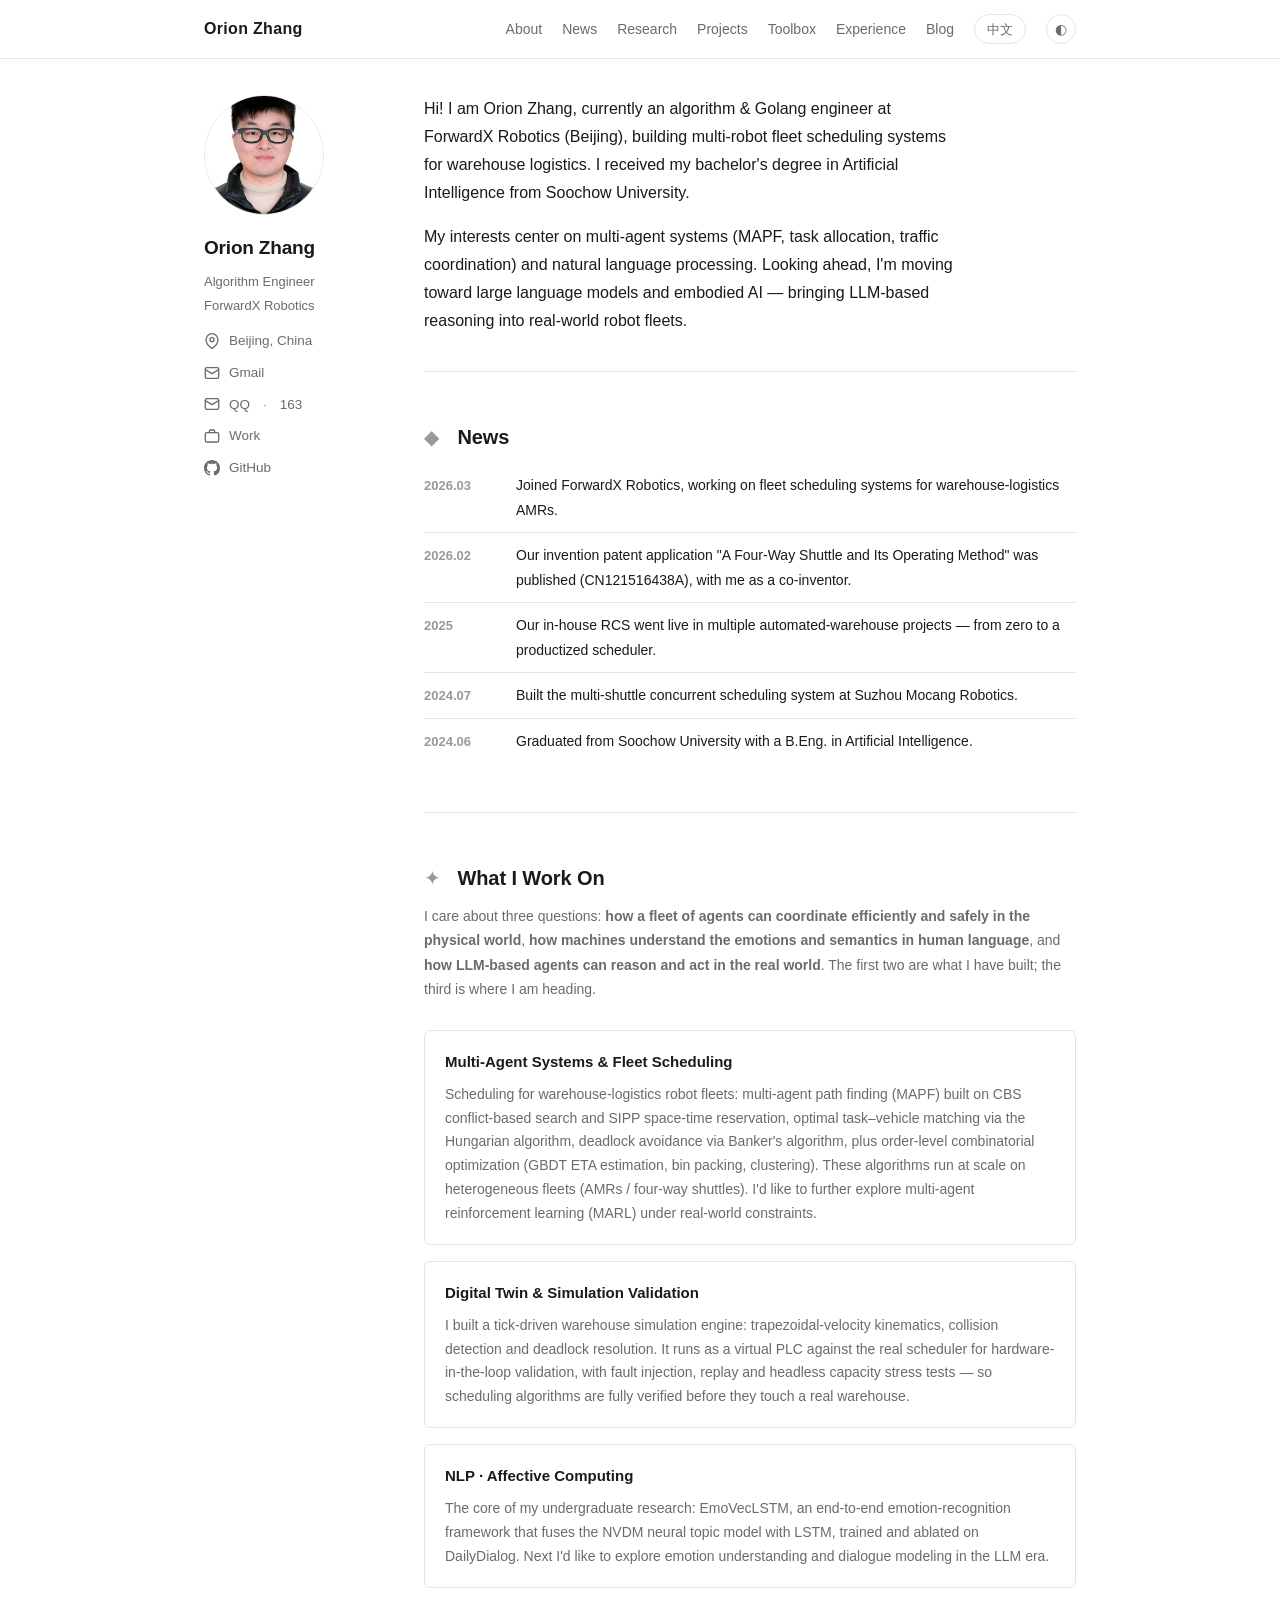
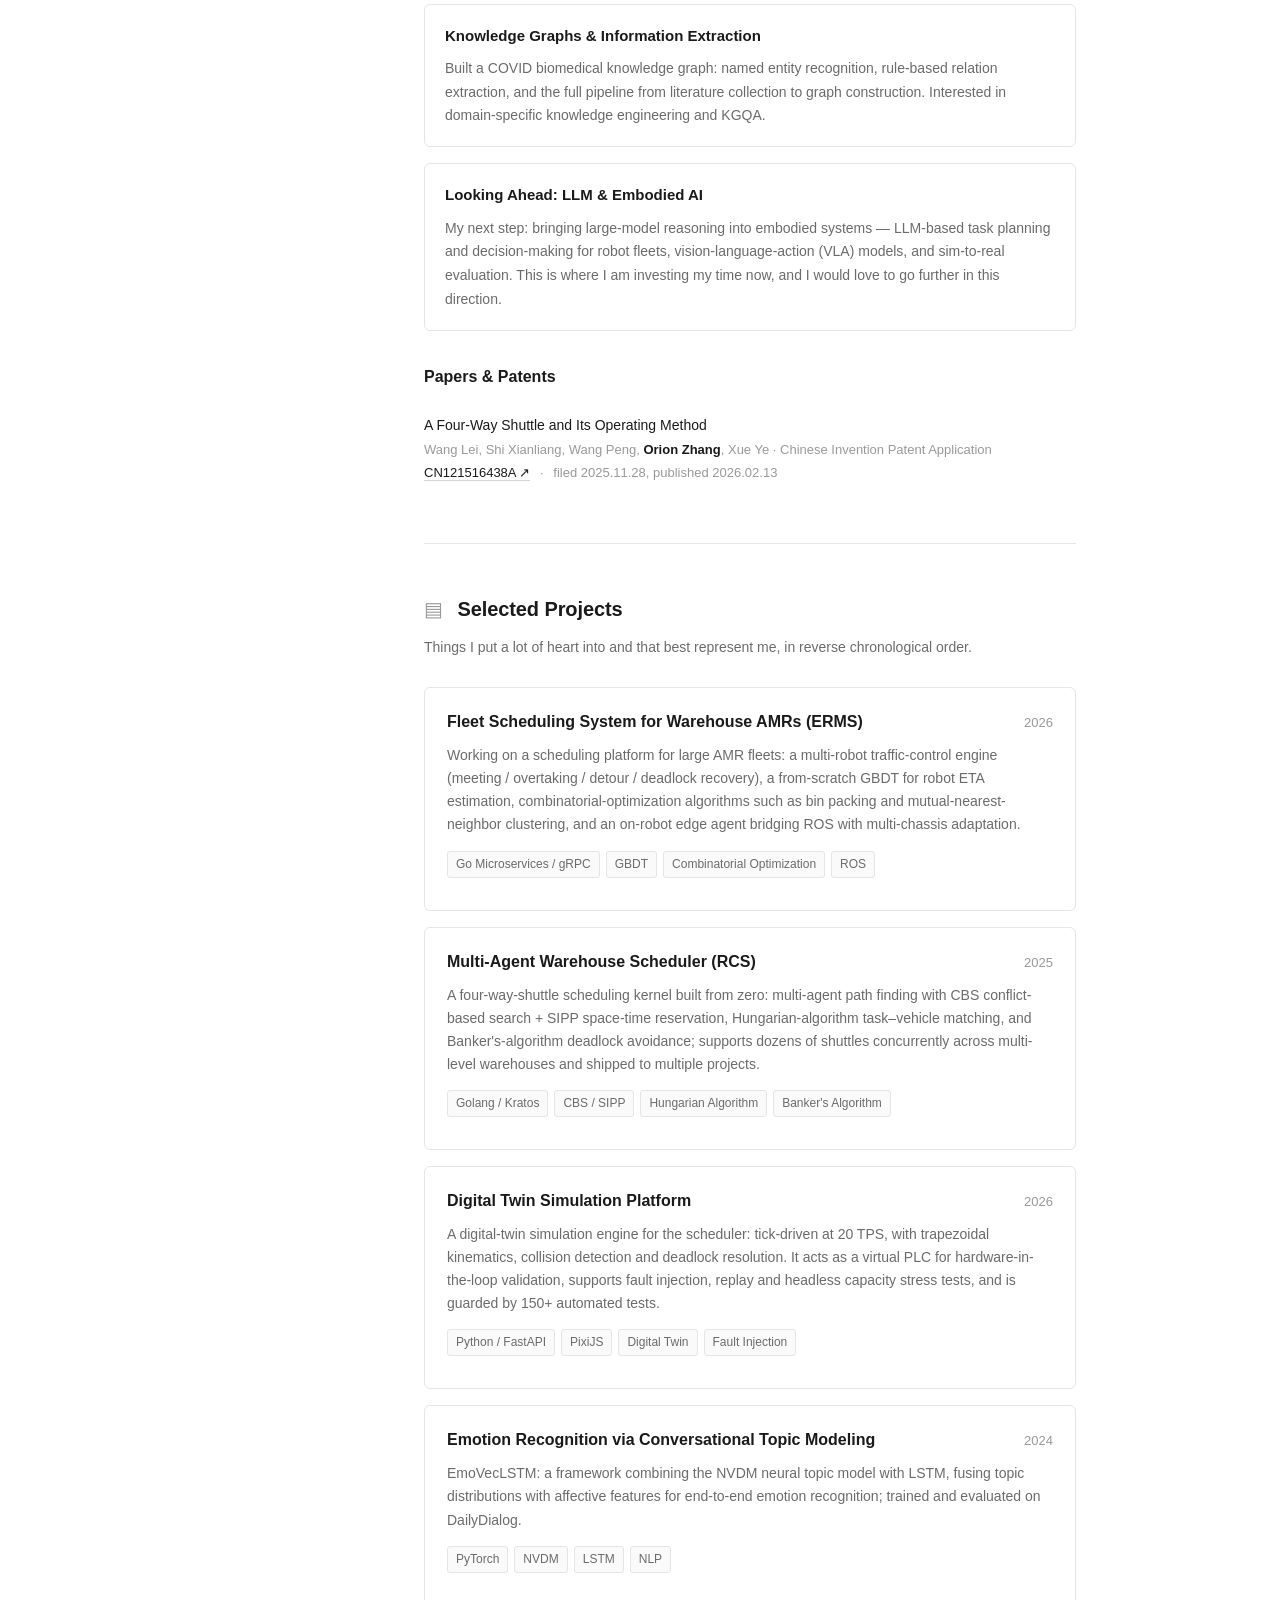
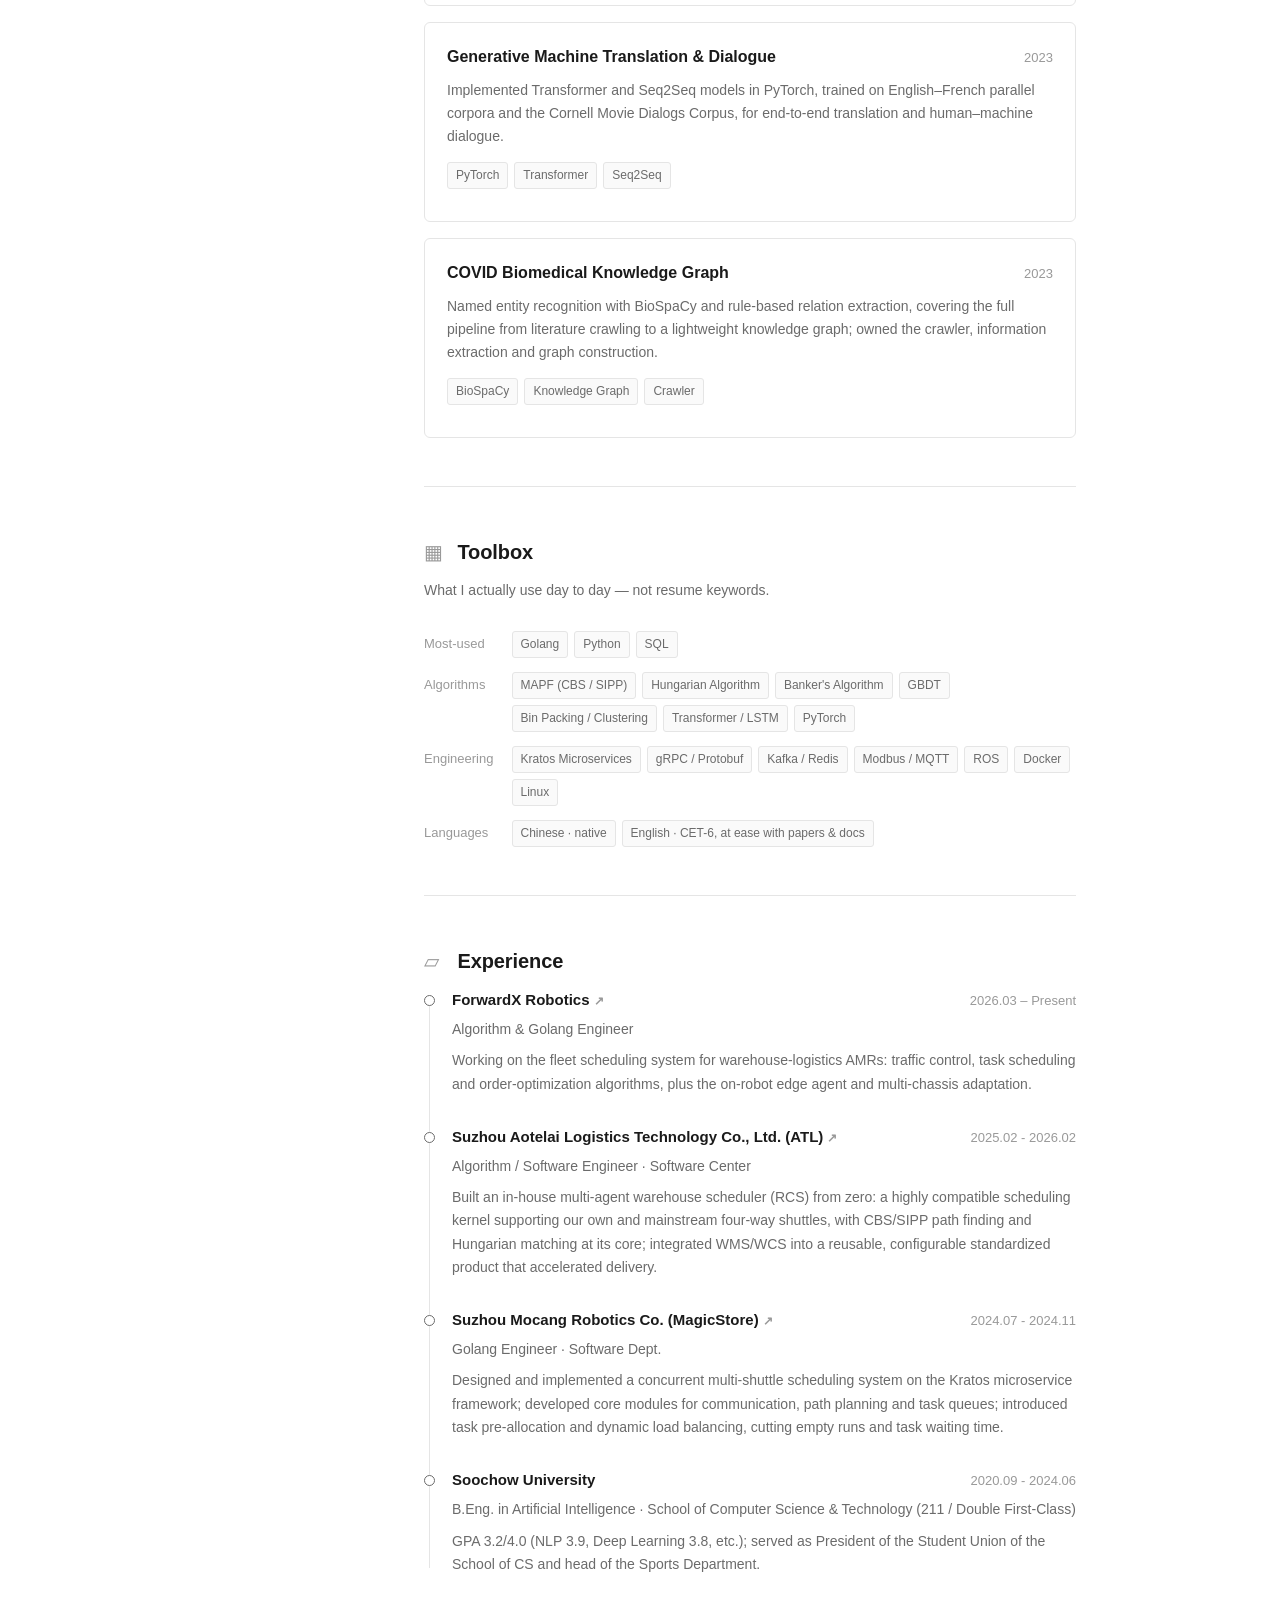
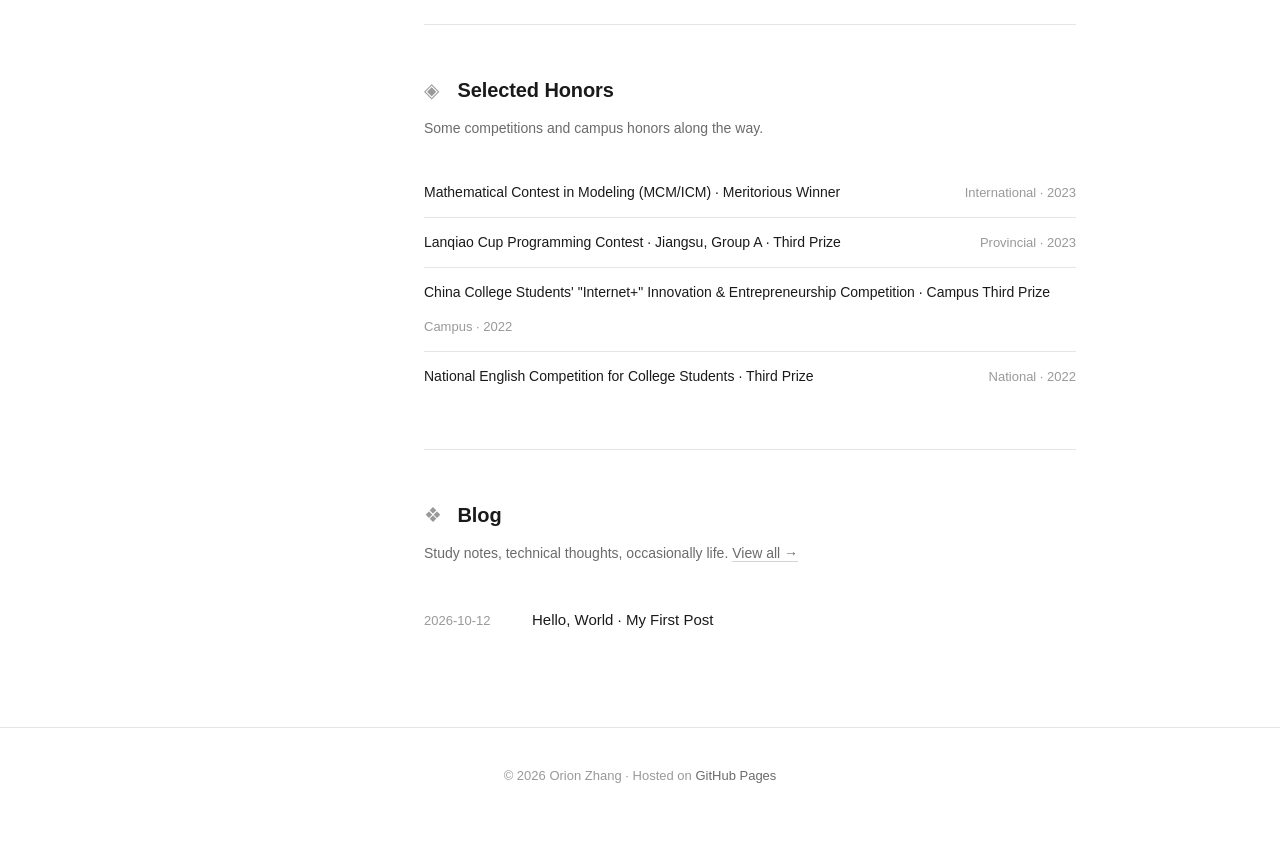
<file: index.html>
<!DOCTYPE html>
<html lang="en">
<head>
  <meta charset="UTF-8" />
  <meta name="viewport" content="width=device-width, initial-scale=1.0" />
  <title>Orion Zhang · Homepage</title>
  <meta name="description" content="Orion Zhang - Algorithm engineer focusing on multi-agent path finding and robot fleet scheduling (MAPF / CBS / SIPP), with interests in NLP" />
  <link rel="stylesheet" href="styles.css" />
  <link rel="icon" href="assets/favicon.svg" type="image/svg+xml" />
</head>
<body>
  <!-- 顶部导航 -->
  <header class="nav">
    <div class="nav-inner">
      <a href="#top" class="nav-logo" data-i18n="nav.logo">Orion Zhang</a>
      <nav class="nav-links">
        <a href="#about" data-i18n="nav.about">About</a>
        <a href="#news" data-i18n="nav.news">News</a>
        <a href="#research" data-i18n="nav.research">Research</a>
        <a href="#projects" data-i18n="nav.projects">Projects</a>
        <a href="#toolbox" data-i18n="nav.toolbox">Toolbox</a>
        <a href="#timeline" data-i18n="nav.timeline">Experience</a>
        <a href="#blog" data-i18n="nav.blog">Blog</a>
        <button id="lang-toggle" class="lang-toggle" aria-label="Switch language">中文</button>
        <button id="theme-toggle" class="theme-toggle" aria-label="Toggle theme">◐</button>
      </nav>
    </div>
  </header>

  <main id="top" class="container container-wide">
    <div class="layout">

      <!-- ========== 左侧信息栏 ========== -->
      <aside class="sidebar">
        <div class="side-avatar">
          <img src="assets/avatar.jpg" alt="Portrait of Orion Zhang" />
        </div>
        <h1 class="side-name" data-i18n="hero.name">Orion Zhang</h1>
        <p class="side-line" data-i18n="side.role">Algorithm Engineer</p>
        <p class="side-line" data-i18n="side.org">ForwardX Robotics</p>
        <ul class="side-links">
          <li>
            <span class="side-icon" aria-hidden="true"><svg viewBox="0 0 24 24" fill="none" stroke="currentColor" stroke-width="2" stroke-linecap="round" stroke-linejoin="round"><path d="M21 10c0 7-9 13-9 13s-9-6-9-13a9 9 0 0 1 18 0z"/><circle cx="12" cy="10" r="3"/></svg></span>
            <span data-i18n="side.loc">Beijing, China</span>
          </li>
          <li>
            <span class="side-icon" aria-hidden="true"><svg viewBox="0 0 24 24" fill="none" stroke="currentColor" stroke-width="2" stroke-linecap="round" stroke-linejoin="round"><rect x="2" y="4" width="20" height="16" rx="2"/><path d="m2 7 10 6 10-6"/></svg></span>
            <a href="mailto:octuposzy@gmail.com" data-i18n="side.mail.gmail">Gmail</a>
          </li>
          <li>
            <span class="side-icon" aria-hidden="true"><svg viewBox="0 0 24 24" fill="none" stroke="currentColor" stroke-width="2" stroke-linecap="round" stroke-linejoin="round"><rect x="2" y="4" width="20" height="16" rx="2"/><path d="m2 7 10 6 10-6"/></svg></span>
            <a href="mailto:1342329788@qq.com" data-i18n="side.mail.qq">QQ</a><span class="side-sep">·</span><a href="mailto:zy_master1024@163.com" data-i18n="side.mail.163">163</a>
          </li>
          <li>
            <span class="side-icon" aria-hidden="true"><svg viewBox="0 0 24 24" fill="none" stroke="currentColor" stroke-width="2" stroke-linecap="round" stroke-linejoin="round"><rect x="2" y="7" width="20" height="14" rx="2"/><path d="M16 7V5a2 2 0 0 0-2-2h-4a2 2 0 0 0-2 2v2"/></svg></span>
            <a href="mailto:zhangyu@forwardx.com" data-i18n="side.mail.work">Work</a>
          </li>
          <li>
            <span class="side-icon" aria-hidden="true"><svg viewBox="0 0 16 16" fill="currentColor"><path d="M8 0C3.58 0 0 3.58 0 8c0 3.54 2.29 6.53 5.47 7.59.4.07.55-.17.55-.38 0-.19-.01-.82-.01-1.49-2.01.37-2.53-.49-2.69-.94-.09-.23-.48-.94-.82-1.13-.28-.15-.68-.52-.01-.53.63-.01 1.08.58 1.23.82.72 1.21 1.87.87 2.33.66.07-.52.28-.87.51-1.07-1.78-.2-3.64-.89-3.64-3.95 0-.87.31-1.59.82-2.15-.08-.2-.36-1.02.08-2.12 0 0 .67-.21 2.2.82.64-.18 1.32-.27 2-.27s1.36.09 2 .27c1.53-1.04 2.2-.82 2.2-.82.44 1.1.16 1.92.08 2.12.51.56.82 1.27.82 2.15 0 3.07-1.87 3.75-3.65 3.95.29.25.54.73.54 1.48 0 1.07-.01 1.93-.01 2.2 0 .21.15.46.55.38A8.01 8.01 0 0 0 16 8c0-4.42-3.58-8-8-8z"/></svg></span>
            <a href="https://github.com/orionzhang-ai" target="_blank" rel="noopener">GitHub</a>
          </li>
          <!-- 如有 Google Scholar / LinkedIn / 简历 PDF，复制一个 <li> 改链接即可，图标 SVG 可参考：
          <li>
            <span class="side-icon" aria-hidden="true"><svg viewBox="0 0 24 24" fill="none" stroke="currentColor" stroke-width="2" stroke-linecap="round" stroke-linejoin="round"><path d="M22 10 12 5 2 10l10 5 10-5z"/><path d="M6 12v5c0 1.7 2.7 3 6 3s6-1.3 6-3v-5"/></svg></span>
            <a href="#">Google Scholar</a>
          </li>
          -->
        </ul>
      </aside>

      <!-- ========== 右侧内容区 ========== -->
      <div class="content">

        <!-- 自我介绍 -->
        <div class="bio" id="about">
          <p class="hero-bio" data-i18n="hero.bio1">
            Hi! I am Orion Zhang, currently an algorithm &amp; Golang engineer at ForwardX Robotics (Beijing),
            building multi-robot fleet scheduling systems for warehouse logistics.
            I received my bachelor's degree in Artificial Intelligence from Soochow University.
          </p>
          <p class="hero-bio" data-i18n="hero.bio2">
            My interests center on multi-agent systems (MAPF, task allocation, traffic coordination)
            and natural language processing. Looking ahead, I'm moving toward large language models
            and embodied AI — bringing LLM-based reasoning into real-world robot fleets.
          </p>
        </div>

    <!-- ========== 1.5 近况 ========== -->
    <section class="section" id="news">
      <h2 class="section-title"><span class="symbol">◆</span> <span data-i18n="news.title">News</span></h2>
      <ul class="news-list">
        <!-- 近况条目模板：复制这一行即可新增，新的事放最上面 -->
        <li class="news-item">
          <span class="news-date">2026.03</span>
          <span class="news-text" data-i18n="news.i1">Joined ForwardX Robotics, working on fleet scheduling systems for warehouse-logistics AMRs.</span>
        </li>
        <li class="news-item">
          <span class="news-date">2026.02</span>
          <span class="news-text" data-i18n="news.i0">Our invention patent application "A Four-Way Shuttle and Its Operating Method" was published (CN121516438A), with me as a co-inventor.</span>
        </li>
        <li class="news-item">
          <span class="news-date">2025</span>
          <span class="news-text" data-i18n="news.i2">Our in-house RCS went live in multiple automated-warehouse projects — from zero to a productized scheduler.</span>
        </li>
        <li class="news-item">
          <span class="news-date">2024.07</span>
          <span class="news-text" data-i18n="news.i3">Built the multi-shuttle concurrent scheduling system at Suzhou Mocang Robotics.</span>
        </li>
        <li class="news-item">
          <span class="news-date">2024.06</span>
          <span class="news-text" data-i18n="news.i4">Graduated from Soochow University with a B.Eng. in Artificial Intelligence.</span>
        </li>
      </ul>
    </section>

    <!-- ========== 2. 研究方向 ========== -->
    <section class="section" id="research">
      <h2 class="section-title"><span class="symbol">✦</span> <span data-i18n="research.title">What I Work On</span></h2>
      <p class="section-desc" data-i18n="research.desc">
        I care about three questions:
        <strong>how a fleet of agents can coordinate efficiently and safely in the physical world</strong>,
        <strong>how machines understand the emotions and semantics in human language</strong>,
        and <strong>how LLM-based agents can reason and act in the real world</strong>.
        The first two are what I have built; the third is where I am heading.
      </p>

      <div class="interest-grid">
        <article class="interest-item">
          <h3 data-i18n="res.a.title">Multi-Agent Systems &amp; Fleet Scheduling</h3>
          <p data-i18n="res.a.desc">
            Scheduling for warehouse-logistics robot fleets: multi-agent path finding (MAPF) built on
            CBS conflict-based search and SIPP space-time reservation, optimal task–vehicle matching
            via the Hungarian algorithm, deadlock avoidance via Banker's algorithm, plus order-level
            combinatorial optimization (GBDT ETA estimation, bin packing, clustering).
            These algorithms run at scale on heterogeneous fleets (AMRs / four-way shuttles).
            I'd like to further explore multi-agent reinforcement learning (MARL) under real-world constraints.
          </p>
        </article>

        <article class="interest-item">
          <h3 data-i18n="res.b.title">Digital Twin &amp; Simulation Validation</h3>
          <p data-i18n="res.b.desc">
            I built a tick-driven warehouse simulation engine: trapezoidal-velocity kinematics,
            collision detection and deadlock resolution. It runs as a virtual PLC against the real
            scheduler for hardware-in-the-loop validation, with fault injection, replay and headless
            capacity stress tests — so scheduling algorithms are fully verified before they touch a real warehouse.
          </p>
        </article>

        <article class="interest-item">
          <h3 data-i18n="res.c.title">NLP · Affective Computing</h3>
          <p data-i18n="res.c.desc">
            The core of my undergraduate research: EmoVecLSTM, an end-to-end emotion-recognition
            framework that fuses the NVDM neural topic model with LSTM, trained and ablated on DailyDialog.
            Next I'd like to explore emotion understanding and dialogue modeling in the LLM era.
          </p>
        </article>

        <article class="interest-item">
          <h3 data-i18n="res.d.title">Knowledge Graphs &amp; Information Extraction</h3>
          <p data-i18n="res.d.desc">
            Built a COVID biomedical knowledge graph: named entity recognition, rule-based relation
            extraction, and the full pipeline from literature collection to graph construction.
            Interested in domain-specific knowledge engineering and KGQA.
          </p>
        </article>

        <article class="interest-item">
          <h3 data-i18n="res.e.title">Looking Ahead: LLM &amp; Embodied AI</h3>
          <p data-i18n="res.e.desc">
            My next step: bringing large-model reasoning into embodied systems — LLM-based task
            planning and decision-making for robot fleets, vision-language-action (VLA) models,
            and sim-to-real evaluation. This is where I am investing my time now, and I would
            love to go further in this direction.
          </p>
        </article>
      </div>

      <h3 class="sub-title" data-i18n="pub.title">Papers &amp; Patents</h3>
      <ul class="pub-list">
        <!-- 论文/专利条目模板：复制一个 <li> 即可新增 -->
        <li>
          <span class="pub-title" data-i18n="pub.p1.title">A Four-Way Shuttle and Its Operating Method</span>
          <span class="pub-meta">
            <span data-i18n="pub.p1.meta">Wang Lei, Shi Xianliang, Wang Peng, <strong>Orion Zhang</strong>, Xue Ye · Chinese Invention Patent Application</span>
            <a class="pub-link" href="https://patents.google.com/?q=CN121516438A" target="_blank" rel="noopener" title="Search on Google Patents">CN121516438A ↗</a>
            <span class="pub-sep">·</span>
            <span data-i18n="pub.p1.date">filed 2025.11.28, published 2026.02.13</span>
          </span>
        </li>
      </ul>
    </section>

    <!-- ========== 3. 项目 ========== -->
    <section class="section" id="projects">
      <h2 class="section-title"><span class="symbol">▤</span> <span data-i18n="projects.title">Selected Projects</span></h2>
      <p class="section-desc" data-i18n="projects.desc">Things I put a lot of heart into and that best represent me, in reverse chronological order.</p>

      <div class="project-grid">
        <!-- 项目卡片模板：复制这一块即可新增 -->
        <article class="card">
          <div class="card-header">
            <h3 class="card-title" data-i18n="proj1.title">Fleet Scheduling System for Warehouse AMRs (ERMS)</h3>
            <span class="card-year">2026</span>
          </div>
          <p class="card-desc" data-i18n="proj1.desc">
            Working on a scheduling platform for large AMR fleets: a multi-robot traffic-control
            engine (meeting / overtaking / detour / deadlock recovery), a from-scratch GBDT for
            robot ETA estimation, combinatorial-optimization algorithms such as bin packing and
            mutual-nearest-neighbor clustering, and an on-robot edge agent bridging ROS with multi-chassis adaptation.
          </p>
          <div class="card-tags">
            <span class="tag" data-i18n="proj1.t1">Go Microservices / gRPC</span>
            <span class="tag">GBDT</span>
            <span class="tag" data-i18n="proj1.t3">Combinatorial Optimization</span>
            <span class="tag">ROS</span>
          </div>
        </article>

        <article class="card">
          <div class="card-header">
            <h3 class="card-title" data-i18n="proj2.title">Multi-Agent Warehouse Scheduler (RCS)</h3>
            <span class="card-year">2025</span>
          </div>
          <p class="card-desc" data-i18n="proj2.desc">
            A four-way-shuttle scheduling kernel built from zero: multi-agent path finding with
            CBS conflict-based search + SIPP space-time reservation, Hungarian-algorithm task–vehicle
            matching, and Banker's-algorithm deadlock avoidance; supports dozens of shuttles
            concurrently across multi-level warehouses and shipped to multiple projects.
          </p>
          <div class="card-tags">
            <span class="tag">Golang / Kratos</span>
            <span class="tag">CBS / SIPP</span>
            <span class="tag" data-i18n="proj2.t3">Hungarian Algorithm</span>
            <span class="tag" data-i18n="proj2.t4">Banker's Algorithm</span>
          </div>
        </article>

        <article class="card">
          <div class="card-header">
            <h3 class="card-title" data-i18n="proj3.title">Digital Twin Simulation Platform</h3>
            <span class="card-year">2026</span>
          </div>
          <p class="card-desc" data-i18n="proj3.desc">
            A digital-twin simulation engine for the scheduler: tick-driven at 20 TPS, with
            trapezoidal kinematics, collision detection and deadlock resolution. It acts as a
            virtual PLC for hardware-in-the-loop validation, supports fault injection, replay and
            headless capacity stress tests, and is guarded by 150+ automated tests.
          </p>
          <div class="card-tags">
            <span class="tag">Python / FastAPI</span>
            <span class="tag">PixiJS</span>
            <span class="tag" data-i18n="proj3.t3">Digital Twin</span>
            <span class="tag" data-i18n="proj3.t4">Fault Injection</span>
          </div>
        </article>

        <article class="card">
          <div class="card-header">
            <h3 class="card-title" data-i18n="proj4.title">Emotion Recognition via Conversational Topic Modeling</h3>
            <span class="card-year">2024</span>
          </div>
          <p class="card-desc" data-i18n="proj4.desc">
            EmoVecLSTM: a framework combining the NVDM neural topic model with LSTM, fusing topic
            distributions with affective features for end-to-end emotion recognition;
            trained and evaluated on DailyDialog.
          </p>
          <div class="card-tags">
            <span class="tag">PyTorch</span>
            <span class="tag">NVDM</span>
            <span class="tag">LSTM</span>
            <span class="tag">NLP</span>
          </div>
        </article>

        <article class="card">
          <div class="card-header">
            <h3 class="card-title" data-i18n="proj5.title">Generative Machine Translation &amp; Dialogue</h3>
            <span class="card-year">2023</span>
          </div>
          <p class="card-desc" data-i18n="proj5.desc">
            Implemented Transformer and Seq2Seq models in PyTorch, trained on English–French
            parallel corpora and the Cornell Movie Dialogs Corpus, for end-to-end translation
            and human–machine dialogue.
          </p>
          <div class="card-tags">
            <span class="tag">PyTorch</span>
            <span class="tag">Transformer</span>
            <span class="tag">Seq2Seq</span>
          </div>
        </article>

        <article class="card">
          <div class="card-header">
            <h3 class="card-title" data-i18n="proj6.title">COVID Biomedical Knowledge Graph</h3>
            <span class="card-year">2023</span>
          </div>
          <p class="card-desc" data-i18n="proj6.desc">
            Named entity recognition with BioSpaCy and rule-based relation extraction, covering
            the full pipeline from literature crawling to a lightweight knowledge graph;
            owned the crawler, information extraction and graph construction.
          </p>
          <div class="card-tags">
            <span class="tag">BioSpaCy</span>
            <span class="tag" data-i18n="proj6.t2">Knowledge Graph</span>
            <span class="tag" data-i18n="proj6.t3">Crawler</span>
          </div>
        </article>
      </div>
    </section>

    <!-- ========== 4. 工具箱 ========== -->
    <section class="section" id="toolbox">
      <h2 class="section-title"><span class="symbol">▦</span> <span data-i18n="toolbox.title">Toolbox</span></h2>
      <p class="section-desc" data-i18n="toolbox.desc">What I actually use day to day — not resume keywords.</p>

      <div class="toolbox">
        <div class="tb-row">
          <span class="tb-cat" data-i18n="tb.cat1">Most-used</span>
          <div class="tb-tags">
            <span class="tag">Golang</span>
            <span class="tag">Python</span>
            <span class="tag">SQL</span>
          </div>
        </div>
        <div class="tb-row">
          <span class="tb-cat" data-i18n="tb.cat2">Algorithms</span>
          <div class="tb-tags">
            <span class="tag" data-i18n="tb.a1">MAPF (CBS / SIPP)</span>
            <span class="tag" data-i18n="tb.a2">Hungarian Algorithm</span>
            <span class="tag" data-i18n="tb.a3">Banker's Algorithm</span>
            <span class="tag">GBDT</span>
            <span class="tag" data-i18n="tb.a5">Bin Packing / Clustering</span>
            <span class="tag">Transformer / LSTM</span>
            <span class="tag">PyTorch</span>
          </div>
        </div>
        <div class="tb-row">
          <span class="tb-cat" data-i18n="tb.cat3">Engineering</span>
          <div class="tb-tags">
            <span class="tag" data-i18n="tb.e1">Kratos Microservices</span>
            <span class="tag">gRPC / Protobuf</span>
            <span class="tag">Kafka / Redis</span>
            <span class="tag">Modbus / MQTT</span>
            <span class="tag">ROS</span>
            <span class="tag">Docker</span>
            <span class="tag">Linux</span>
          </div>
        </div>
        <div class="tb-row">
          <span class="tb-cat" data-i18n="tb.cat4">Languages</span>
          <div class="tb-tags">
            <span class="tag" data-i18n="tb.l1">Chinese · native</span>
            <span class="tag" data-i18n="tb.l2">English · CET-6, at ease with papers &amp; docs</span>
          </div>
        </div>
      </div>
    </section>

    <!-- ========== 5. 经历时间线 ========== -->
    <section class="section" id="timeline">
      <h2 class="section-title"><span class="symbol">▱</span> <span data-i18n="timeline.title">Experience</span></h2>

      <ol class="timeline">
        <!-- 时间线条目模板 -->
        <li class="timeline-item">
          <div class="timeline-marker"></div>
          <div class="timeline-content">
            <div class="timeline-header">
              <h3><a class="org-link" href="https://www.lingdongkeji.com/" target="_blank" rel="noopener"><span data-i18n="tl1.org">ForwardX Robotics</span></a></h3>
              <span class="timeline-period" data-i18n="tl1.period">2026.03 – Present</span>
            </div>
            <p class="timeline-role" data-i18n="tl1.role">Algorithm &amp; Golang Engineer</p>
            <p class="timeline-desc" data-i18n="tl1.desc">
              Working on the fleet scheduling system for warehouse-logistics AMRs: traffic control,
              task scheduling and order-optimization algorithms, plus the on-robot edge agent
              and multi-chassis adaptation.
            </p>
          </div>
        </li>

        <li class="timeline-item">
          <div class="timeline-marker"></div>
          <div class="timeline-content">
            <div class="timeline-header">
              <h3><a class="org-link" href="https://www.atl56.cn/" target="_blank" rel="noopener"><span data-i18n="tl2.org">Suzhou Aotelai Logistics Technology Co., Ltd. (ATL)</span></a></h3>
              <span class="timeline-period">2025.02 - 2026.02</span>
            </div>
            <p class="timeline-role" data-i18n="tl2.role">Algorithm / Software Engineer · Software Center</p>
            <p class="timeline-desc" data-i18n="tl2.desc">
              Built an in-house multi-agent warehouse scheduler (RCS) from zero: a highly compatible
              scheduling kernel supporting our own and mainstream four-way shuttles, with CBS/SIPP
              path finding and Hungarian matching at its core; integrated WMS/WCS into a reusable,
              configurable standardized product that accelerated delivery.
            </p>
          </div>
        </li>

        <li class="timeline-item">
          <div class="timeline-marker"></div>
          <div class="timeline-content">
            <div class="timeline-header">
              <h3><a class="org-link" href="https://www.magic-store.com.cn" target="_blank" rel="noopener"><span data-i18n="tl3.org">Suzhou Mocang Robotics Co. (MagicStore)</span></a></h3>
              <span class="timeline-period">2024.07 - 2024.11</span>
            </div>
            <p class="timeline-role" data-i18n="tl3.role">Golang Engineer · Software Dept.</p>
            <p class="timeline-desc" data-i18n="tl3.desc">
              Designed and implemented a concurrent multi-shuttle scheduling system on the Kratos
              microservice framework; developed core modules for communication, path planning and
              task queues; introduced task pre-allocation and dynamic load balancing, cutting empty
              runs and task waiting time.
            </p>
          </div>
        </li>

        <li class="timeline-item">
          <div class="timeline-marker"></div>
          <div class="timeline-content">
            <div class="timeline-header">
              <h3 data-i18n="tl4.org">Soochow University</h3>
              <span class="timeline-period">2020.09 - 2024.06</span>
            </div>
            <p class="timeline-role" data-i18n="tl4.role">B.Eng. in Artificial Intelligence · School of Computer Science &amp; Technology (211 / Double First-Class)</p>
            <p class="timeline-desc" data-i18n="tl4.desc">
              GPA 3.2/4.0 (NLP 3.9, Deep Learning 3.8, etc.); served as President of the Student
              Union of the School of CS and head of the Sports Department.
            </p>
          </div>
        </li>
      </ol>
    </section>

    <!-- ========== 6. 荣誉奖项 ========== -->
    <section class="section" id="awards">
      <h2 class="section-title"><span class="symbol">◈</span> <span data-i18n="awards.title">Selected Honors</span></h2>
      <p class="section-desc" data-i18n="awards.desc">Some competitions and campus honors along the way.</p>

      <ul class="award-list">
        <!-- 奖项条目模板：复制这一行即可新增 -->
        <li class="award-item">
          <span class="award-name" data-i18n="aw1.name">Mathematical Contest in Modeling (MCM/ICM) · Meritorious Winner</span>
          <span class="award-meta" data-i18n="aw1.meta">International · 2023</span>
        </li>
        <li class="award-item">
          <span class="award-name" data-i18n="aw2.name">Lanqiao Cup Programming Contest · Jiangsu, Group A · Third Prize</span>
          <span class="award-meta" data-i18n="aw2.meta">Provincial · 2023</span>
        </li>
        <li class="award-item">
          <span class="award-name" data-i18n="aw3.name">China College Students' "Internet+" Innovation &amp; Entrepreneurship Competition · Campus Third Prize</span>
          <span class="award-meta" data-i18n="aw3.meta">Campus · 2022</span>
        </li>
        <li class="award-item">
          <span class="award-name" data-i18n="aw4.name">National English Competition for College Students · Third Prize</span>
          <span class="award-meta" data-i18n="aw4.meta">National · 2022</span>
        </li>
      </ul>
    </section>

    <!-- ========== 7. 博客文章 ========== -->
    <section class="section" id="blog">
      <h2 class="section-title"><span class="symbol">❖</span> <span data-i18n="blog.title">Blog</span></h2>
      <p class="section-desc" data-i18n="blog.desc">Study notes, technical thoughts, occasionally life. <a href="blog/index.html">View all →</a></p>

      <ul class="post-list">
        <!-- 文章条目模板：复制这一行即可新增 -->
        <li class="post-item">
          <a href="blog/hello-world.html">
            <span class="post-date">2026-10-12</span>
            <span class="post-title" data-i18n="blog.post1">Hello, World · My First Post</span>
          </a>
        </li>
      </ul>
    </section>

      </div><!-- /content -->
    </div><!-- /layout -->
  </main>

  <footer class="footer">
    <div class="container container-wide">
      <p>© <span id="year">2026</span> <span data-i18n="footer.name">Orion Zhang</span> · <span data-i18n="footer.hosted">Hosted on</span> <a href="https://pages.github.com/" target="_blank" rel="noopener">GitHub Pages</a></p>
    </div>
  </footer>

  <script src="script.js"></script>
</body>
</html>
</file>
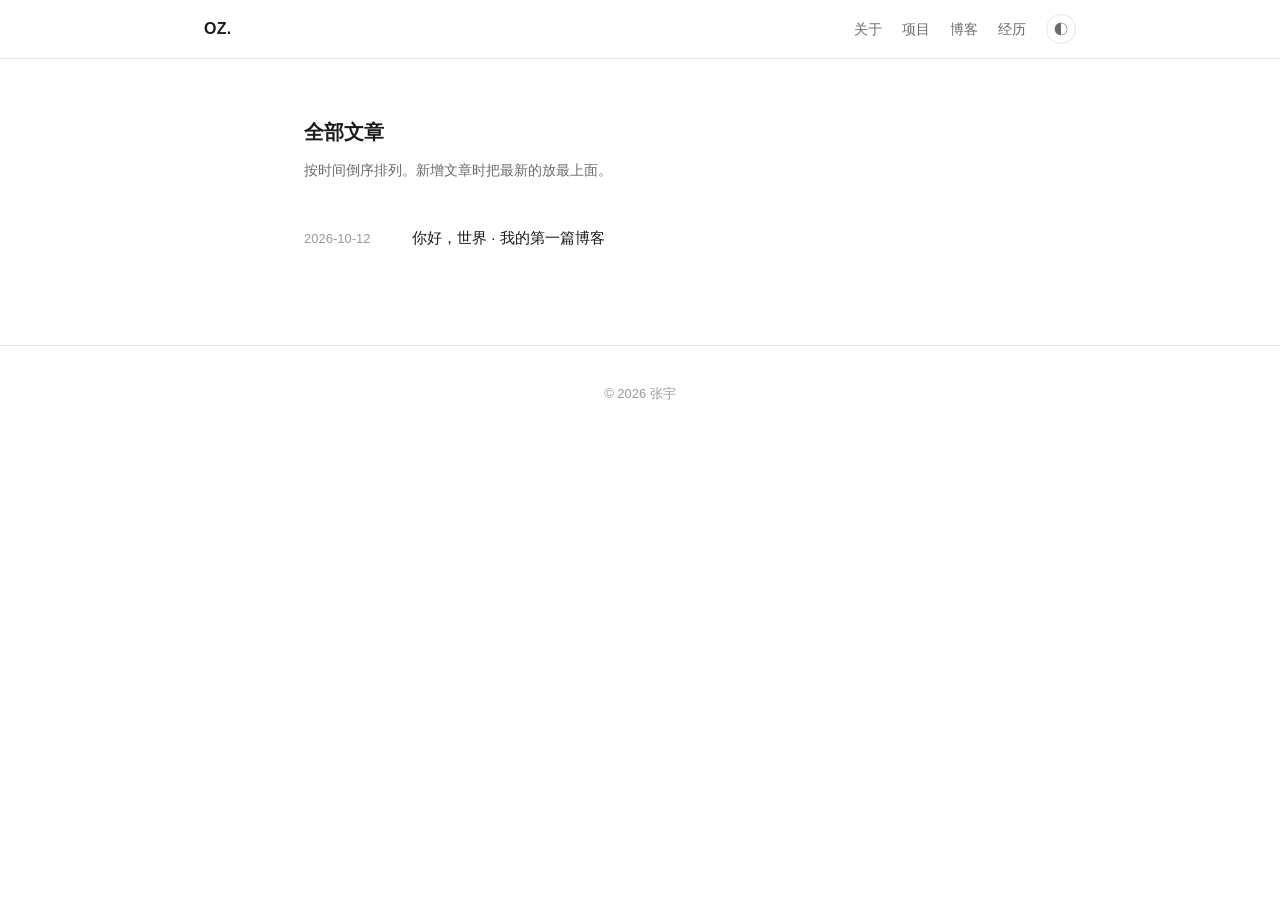
<file: blog/index.html>
<!DOCTYPE html>
<html lang="zh-CN">
<head>
  <meta charset="UTF-8" />
  <meta name="viewport" content="width=device-width, initial-scale=1.0" />
  <title>博客 · 张宇</title>
  <link rel="stylesheet" href="../styles.css" />
  <link rel="icon" href="../assets/favicon.svg" type="image/svg+xml" />
</head>
<body>
  <header class="nav">
    <div class="nav-inner">
      <a href="../index.html" class="nav-logo">OZ.</a>
      <nav class="nav-links">
        <a href="../index.html#about">关于</a>
        <a href="../index.html#projects">项目</a>
        <a href="index.html">博客</a>
        <a href="../index.html#timeline">经历</a>
        <button id="theme-toggle" class="theme-toggle" aria-label="切换主题">◐</button>
      </nav>
    </div>
  </header>

  <main class="container">
    <section class="section" style="border-top:none; padding-top:56px;">
      <h2 class="section-title">全部文章</h2>
      <p class="section-desc">按时间倒序排列。新增文章时把最新的放最上面。</p>

      <ul class="post-list">
        <li class="post-item">
          <a href="hello-world.html">
            <span class="post-date">2026-10-12</span>
            <span class="post-title">你好，世界 · 我的第一篇博客</span>
          </a>
        </li>
        <!-- 复制上面这块 <li> 就能新增一篇 -->
      </ul>
    </section>
  </main>

  <footer class="footer">
    <div class="container">
      <p>© <span id="year">2026</span> 张宇</p>
    </div>
  </footer>

  <script src="../script.js"></script>
</body>
</html>
</file>
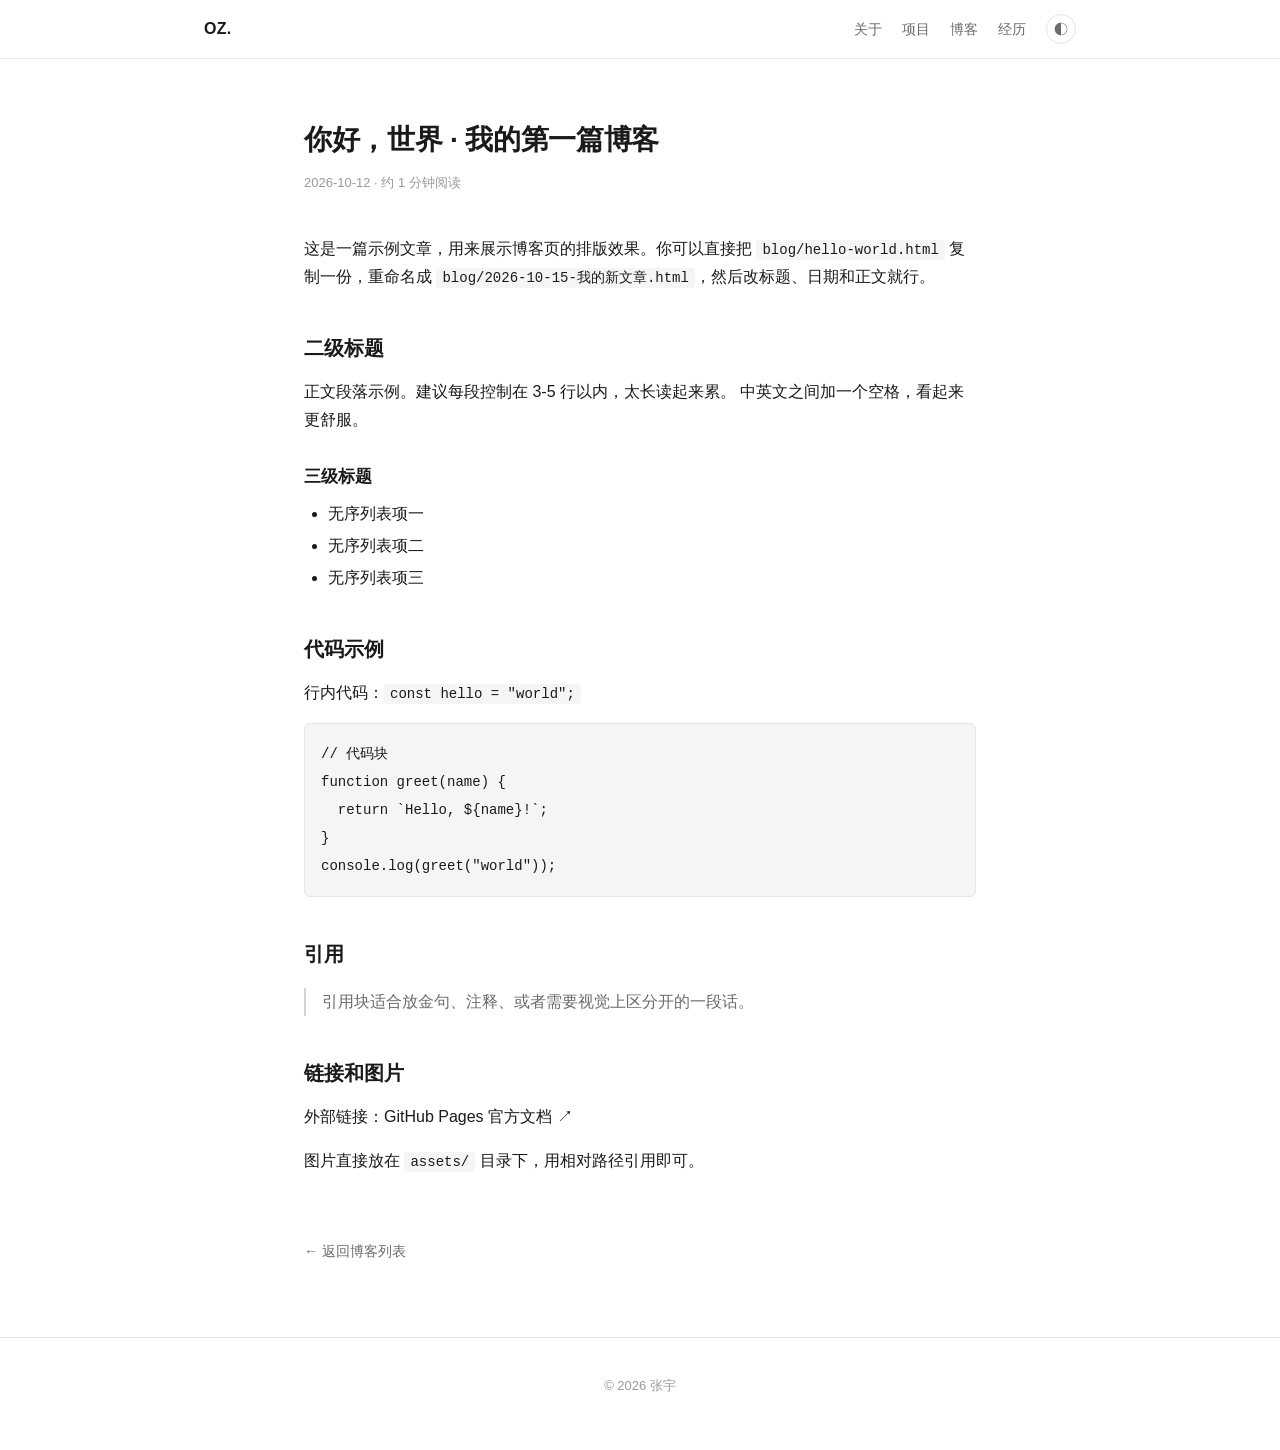
<file: blog/hello-world.html>
<!DOCTYPE html>
<html lang="zh-CN">
<head>
  <meta charset="UTF-8" />
  <meta name="viewport" content="width=device-width, initial-scale=1.0" />
  <title>你好，世界 · 张宇的博客</title>
  <link rel="stylesheet" href="../styles.css" />
  <link rel="icon" href="../assets/favicon.svg" type="image/svg+xml" />
</head>
<body>
  <header class="nav">
    <div class="nav-inner">
      <a href="../index.html" class="nav-logo">OZ.</a>
      <nav class="nav-links">
        <a href="../index.html#about">关于</a>
        <a href="../index.html#projects">项目</a>
        <a href="index.html">博客</a>
        <a href="../index.html#timeline">经历</a>
        <button id="theme-toggle" class="theme-toggle" aria-label="切换主题">◐</button>
      </nav>
    </div>
  </header>

  <main class="container">
    <article class="post-page">
      <h1>你好，世界 · 我的第一篇博客</h1>
      <div class="post-meta">2026-10-12 · 约 1 分钟阅读</div>

      <div class="post-content">
        <p>
          这是一篇示例文章，用来展示博客页的排版效果。你可以直接把 <code>blog/hello-world.html</code>
          复制一份，重命名成 <code>blog/2026-10-15-我的新文章.html</code>，然后改标题、日期和正文就行。
        </p>

        <h2>二级标题</h2>
        <p>
          正文段落示例。建议每段控制在 3-5 行以内，太长读起来累。
          中英文之间加一个空格，看起来更舒服。
        </p>

        <h3>三级标题</h3>
        <ul>
          <li>无序列表项一</li>
          <li>无序列表项二</li>
          <li>无序列表项三</li>
        </ul>

        <h2>代码示例</h2>
        <p>行内代码：<code>const hello = "world";</code></p>
        <pre><code>// 代码块
function greet(name) {
  return `Hello, ${name}!`;
}
console.log(greet("world"));</code></pre>

        <h2>引用</h2>
        <blockquote>
          引用块适合放金句、注释、或者需要视觉上区分开的一段话。
        </blockquote>

        <h2>链接和图片</h2>
        <p>
          外部链接：<a href="https://pages.github.com/" target="_blank" rel="noopener">GitHub Pages 官方文档 ↗</a>
        </p>
        <p>
          图片直接放在 <code>assets/</code> 目录下，用相对路径引用即可。
        </p>
      </div>

      <a href="index.html" class="post-back">← 返回博客列表</a>
    </article>
  </main>

  <footer class="footer">
    <div class="container">
      <p>© <span id="year">2026</span> 张宇</p>
    </div>
  </footer>

  <script src="../script.js"></script>
</body>
</html>
</file>
<file: styles.css>
/* ============================================================
   极简黑白灰主题 · 个人主页样式
   所有颜色都走 CSS 变量，改主题色只改这里
   ============================================================ */

:root {
  /* 亮色主题（默认） */
  --bg: #ffffff;
  --bg-alt: #fafafa;
  --fg: #1a1a1a;
  --fg-muted: #6b6b6b;
  --fg-subtle: #999999;
  --border: #e5e5e5;
  --border-strong: #d4d4d4;
  --accent: #1a1a1a;
  --code-bg: #f5f5f5;
}

[data-theme="dark"] {
  /* 暗色主题 */
  --bg: #0f0f0f;
  --bg-alt: #161616;
  --fg: #ededed;
  --fg-muted: #a3a3a3;
  --fg-subtle: #737373;
  --border: #262626;
  --border-strong: #333333;
  --accent: #ededed;
  --code-bg: #1a1a1a;
}

/* ---------- 基础重置 ---------- */
*,
*::before,
*::after {
  box-sizing: border-box;
}

html {
  scroll-behavior: smooth;
  scroll-padding-top: 80px;
}

body {
  margin: 0;
  font-family: -apple-system, BlinkMacSystemFont, "Segoe UI", "PingFang SC",
    "Hiragino Sans GB", "Microsoft YaHei", "Helvetica Neue", Arial, sans-serif;
  font-size: 16px;
  line-height: 1.75;
  color: var(--fg);
  background: var(--bg);
  -webkit-font-smoothing: antialiased;
  -moz-osx-font-smoothing: grayscale;
  transition: background-color 0.25s ease, color 0.25s ease;
}

a {
  color: var(--fg);
  text-decoration: none;
  border-bottom: 1px solid transparent;
  transition: border-color 0.15s ease, opacity 0.15s ease;
}

a:hover {
  border-bottom-color: var(--fg);
}

img {
  max-width: 100%;
  display: block;
}

/* ---------- 布局容器 ---------- */
.container {
  max-width: 720px;
  margin: 0 auto;
  padding: 0 24px;
}

/* 主页两栏布局用宽容器 */
.container-wide {
  max-width: 920px;
}

/* ---------- 两栏布局 ---------- */
.layout {
  display: grid;
  grid-template-columns: 180px 1fr;
  gap: 40px;
  align-items: start;
  padding-top: 36px;
}

/* ---------- 左侧信息栏 ---------- */
.sidebar {
  position: sticky;
  top: 88px;
  text-align: left;
}

.side-avatar {
  width: 120px;
  height: 120px;
  margin: 0 0 16px;
  border-radius: 50%;
  overflow: hidden;
  border: 1px solid var(--border);
  background: var(--bg-alt);
}

.side-avatar img {
  width: 100%;
  height: 100%;
  object-fit: cover;
}

.side-name {
  font-size: 19px;
  font-weight: 700;
  margin: 0 0 8px;
  letter-spacing: -0.01em;
}

.side-line {
  font-size: 13px;
  color: var(--fg-muted);
  margin: 0 0 4px;
  line-height: 1.5;
}

.side-links {
  list-style: none;
  padding: 0;
  margin: 14px 0 0;
}

.side-links li {
  display: flex;
  align-items: center;
  gap: 9px;
  margin-bottom: 8px;
  font-size: 13.5px;
  color: var(--fg-muted);
  transition: color 0.15s ease;
}

.side-links li:hover {
  color: var(--fg);
}

.side-links a {
  color: inherit;
  border-bottom: none;
}

.side-sep {
  color: var(--fg-subtle);
  margin: 0 4px;
}

.side-icon {
  width: 16px;
  height: 16px;
  flex-shrink: 0;
  display: inline-flex;
}

.side-icon svg {
  width: 100%;
  height: 100%;
}

/* 右侧内容区顶部自我介绍 */
.bio {
  padding-bottom: 8px;
}

.bio .hero-bio:first-child {
  margin-top: 0;
}

/* ---------- 顶部导航 ---------- */
.nav {
  position: sticky;
  top: 0;
  z-index: 10;
  background: var(--bg);
  border-bottom: 1px solid var(--border);
  backdrop-filter: saturate(180%) blur(6px);
}

.nav-inner {
  max-width: 920px;
  margin: 0 auto;
  padding: 14px 24px;
  display: flex;
  align-items: center;
  justify-content: space-between;
}

.nav-logo {
  font-weight: 700;
  letter-spacing: 0.02em;
  border-bottom: none;
}

.nav-links {
  display: flex;
  align-items: center;
  gap: 20px;
  font-size: 14px;
}

.nav-links a {
  color: var(--fg-muted);
  border-bottom: none;
}

.nav-links a:hover {
  color: var(--fg);
}

.theme-toggle {
  background: none;
  border: 1px solid var(--border);
  color: var(--fg-muted);
  width: 30px;
  height: 30px;
  border-radius: 50%;
  cursor: pointer;
  font-size: 14px;
  line-height: 1;
  transition: color 0.15s, border-color 0.15s;
}

.theme-toggle:hover {
  color: var(--fg);
  border-color: var(--border-strong);
}

.lang-toggle {
  background: none;
  border: 1px solid var(--border);
  color: var(--fg-muted);
  height: 30px;
  padding: 0 12px;
  border-radius: 999px;
  cursor: pointer;
  font-size: 13px;
  line-height: 1;
  transition: color 0.15s, border-color 0.15s;
}

.lang-toggle:hover {
  color: var(--fg);
  border-color: var(--border-strong);
}

/* ---------- 右栏自我介绍 ---------- */
.hero-bio {
  font-size: 16px;
  color: var(--fg);
  margin: 0 0 16px;
  max-width: 60ch;
}

.hero-bio + .hero-bio {
  margin-bottom: 28px;
}

.hero-links {
  display: flex;
  flex-wrap: wrap;
  gap: 8px 16px;
  font-size: 14px;
}

.hero-links a {
  color: var(--fg-muted);
  padding: 4px 10px;
  border: 1px solid var(--border);
  border-radius: 4px;
  transition: all 0.15s ease;
}

.hero-links a:hover {
  color: var(--fg);
  border-color: var(--fg);
  border-bottom-color: var(--fg);
}

/* ---------- 通用 Section ---------- */
.section {
  padding: 48px 0;
  border-top: 1px solid var(--border);
}

.section-title {
  font-size: 20px;
  font-weight: 600;
  margin: 0 0 8px;
  letter-spacing: -0.005em;
}

.section-desc {
  font-size: 14px;
  color: var(--fg-muted);
  margin: 0 0 28px;
}

.section-desc a {
  color: var(--fg-muted);
  border-bottom: 1px solid var(--border-strong);
}

.section-desc a:hover {
  color: var(--fg);
  border-bottom-color: var(--fg);
}

/* ---------- 项目卡片 ---------- */
.project-grid {
  display: grid;
  grid-template-columns: 1fr;
  gap: 16px;
}

.card {
  border: 1px solid var(--border);
  border-radius: 6px;
  padding: 20px 22px;
  background: var(--bg);
  transition: border-color 0.15s ease, transform 0.15s ease;
}

.card:hover {
  border-color: var(--border-strong);
}

.card-header {
  display: flex;
  justify-content: space-between;
  align-items: baseline;
  margin-bottom: 8px;
  gap: 12px;
}

.card-title {
  font-size: 16px;
  font-weight: 600;
  margin: 0;
}

.card-year {
  font-size: 13px;
  color: var(--fg-subtle);
  font-variant-numeric: tabular-nums;
}

.card-desc {
  font-size: 14px;
  color: var(--fg-muted);
  margin: 0 0 14px;
  line-height: 1.65;
}

.card-tags {
  display: flex;
  flex-wrap: wrap;
  gap: 6px;
  margin-bottom: 12px;
}

.tag {
  font-size: 12px;
  color: var(--fg-muted);
  background: var(--bg-alt);
  border: 1px solid var(--border);
  padding: 2px 8px;
  border-radius: 3px;
}

.card-links {
  display: flex;
  gap: 16px;
  font-size: 13px;
}

.card-links a {
  color: var(--fg);
  border-bottom: 1px solid var(--border-strong);
}

.card-links a:hover {
  border-bottom-color: var(--fg);
}

/* ---------- 博客列表 ---------- */
.post-list {
  list-style: none;
  padding: 0;
  margin: 0;
}

.post-item {
  border-bottom: 1px solid var(--border);
}

.post-item:last-child {
  border-bottom: none;
}

.post-item a {
  display: flex;
  gap: 20px;
  align-items: baseline;
  padding: 14px 0;
  border-bottom: none;
  color: var(--fg);
}

.post-item a:hover .post-title {
  border-bottom: 1px solid var(--fg);
}

.post-date {
  font-size: 13px;
  color: var(--fg-subtle);
  font-variant-numeric: tabular-nums;
  flex-shrink: 0;
  width: 88px;
}

.post-title {
  font-size: 15px;
  flex: 1;
}

/* ---------- 时间线 ---------- */
.timeline {
  list-style: none;
  padding: 0;
  margin: 0;
  position: relative;
}

.timeline::before {
  content: "";
  position: absolute;
  left: 5px;
  top: 8px;
  bottom: 8px;
  width: 1px;
  background: var(--border);
}

.timeline-item {
  position: relative;
  padding-left: 28px;
  padding-bottom: 28px;
}

.timeline-item:last-child {
  padding-bottom: 0;
}

.timeline-marker {
  position: absolute;
  left: 0;
  top: 8px;
  width: 11px;
  height: 11px;
  border-radius: 50%;
  background: var(--bg);
  border: 1px solid var(--fg-muted);
}

.timeline-header {
  display: flex;
  justify-content: space-between;
  align-items: baseline;
  gap: 12px;
  flex-wrap: wrap;
}

.timeline-header h3 {
  font-size: 15px;
  font-weight: 600;
  margin: 0;
}

/* 公司名带官网链接 */
.org-link {
  color: inherit;
  border-bottom: 1px solid transparent;
  transition: border-color 0.15s ease;
}

.org-link:hover {
  border-bottom-color: var(--fg);
}

.org-link::after {
  content: "↗";
  font-size: 0.82em;
  color: var(--fg-subtle);
  margin-left: 4px;
}

.timeline-period {
  font-size: 13px;
  color: var(--fg-subtle);
  font-variant-numeric: tabular-nums;
}

.timeline-role {
  font-size: 14px;
  color: var(--fg-muted);
  margin: 4px 0 8px;
}

.timeline-desc {
  font-size: 14px;
  color: var(--fg-muted);
  margin: 0;
  line-height: 1.65;
}

/* ---------- 研究方向板块 ---------- */
.interest-grid {
  display: grid;
  grid-template-columns: 1fr;
  gap: 16px;
}

.interest-item {
  border: 1px solid var(--border);
  border-radius: 6px;
  padding: 18px 20px;
  transition: border-color 0.15s ease;
}

.interest-item:hover {
  border-color: var(--border-strong);
}

.interest-item h3 {
  font-size: 15px;
  font-weight: 600;
  margin: 0 0 8px;
}

.interest-item p {
  font-size: 14px;
  color: var(--fg-muted);
  margin: 0;
  line-height: 1.7;
}

.sub-title {
  font-size: 16px;
  font-weight: 600;
  margin: 32px 0 12px;
}

/* 论文列表 */
.pub-list {
  list-style: none;
  padding: 0;
  margin: 0;
}

.pub-list li {
  padding: 10px 0;
  border-bottom: 1px solid var(--border);
  display: flex;
  flex-direction: column;
  gap: 2px;
}

.pub-list li:last-child {
  border-bottom: none;
}

.pub-title {
  font-size: 14px;
  color: var(--fg);
  font-weight: 500;
}

.pub-meta {
  font-size: 13px;
  color: var(--fg-subtle);
}

.pub-meta strong {
  color: var(--fg);
  font-weight: 600;
}

.pub-link {
  color: var(--fg);
  border-bottom: 1px solid var(--border-strong);
  white-space: nowrap;
}

.pub-link:hover {
  border-bottom-color: var(--fg);
}

.pub-sep {
  color: var(--fg-subtle);
  margin: 0 6px;
}

/* ---------- 板块标题符号 ---------- */
.section-title .symbol {
  display: inline-block;
  width: 1.4em;
  font-weight: 400;
  color: var(--fg-subtle);
}

/* ---------- 近况列表 ---------- */
.news-list {
  list-style: none;
  padding: 0;
  margin: 0;
}

.news-item {
  display: flex;
  gap: 20px;
  align-items: baseline;
  padding: 10px 0;
  border-bottom: 1px solid var(--border);
}

.news-item:last-child {
  border-bottom: none;
}

.news-date {
  font-size: 13px;
  color: var(--fg-subtle);
  font-variant-numeric: tabular-nums;
  flex-shrink: 0;
  width: 72px;
  font-weight: 600;
}

.news-text {
  font-size: 14px;
  color: var(--fg);
  flex: 1;
}

/* ---------- 工具箱 ---------- */
.toolbox {
  display: flex;
  flex-direction: column;
  gap: 14px;
}

.tb-row {
  display: flex;
  gap: 16px;
  align-items: baseline;
  flex-wrap: wrap;
}

.tb-cat {
  font-size: 13px;
  color: var(--fg-subtle);
  flex-shrink: 0;
  width: 5.5em;
}

.tb-tags {
  display: flex;
  flex-wrap: wrap;
  gap: 6px;
  flex: 1;
}

/* ---------- 荣誉奖项板块 ---------- */
.award-list {
  list-style: none;
  padding: 0;
  margin: 0;
}

.award-item {
  display: flex;
  justify-content: space-between;
  align-items: baseline;
  gap: 12px;
  padding: 12px 0;
  border-bottom: 1px solid var(--border);
  flex-wrap: wrap;
}

.award-item:last-child {
  border-bottom: none;
}

.award-name {
  font-size: 14px;
  color: var(--fg);
}

.award-meta {
  font-size: 13px;
  color: var(--fg-subtle);
  font-variant-numeric: tabular-nums;
  white-space: nowrap;
}

/* ---------- 页脚 ---------- */
.footer {
  border-top: 1px solid var(--border);
  padding: 24px 0 40px;
  margin-top: 32px;
  font-size: 13px;
  color: var(--fg-subtle);
  text-align: center;
}

.footer a {
  color: var(--fg-muted);
}

/* ---------- 博客文章页样式 ---------- */
.post-page {
  padding: 56px 0 40px;
}

.post-page h1 {
  font-size: 28px;
  margin: 0 0 8px;
  letter-spacing: -0.01em;
}

.post-meta {
  font-size: 13px;
  color: var(--fg-subtle);
  margin-bottom: 40px;
  font-variant-numeric: tabular-nums;
}

.post-content h2 {
  font-size: 20px;
  margin: 40px 0 12px;
  font-weight: 600;
}

.post-content h3 {
  font-size: 17px;
  margin: 28px 0 8px;
  font-weight: 600;
}

.post-content p {
  margin: 0 0 16px;
}

.post-content ul,
.post-content ol {
  padding-left: 24px;
  margin: 0 0 16px;
}

.post-content li {
  margin-bottom: 4px;
}

.post-content code {
  font-family: "SF Mono", Menlo, Consolas, monospace;
  font-size: 14px;
  background: var(--code-bg);
  padding: 2px 6px;
  border-radius: 3px;
}

.post-content pre {
  background: var(--code-bg);
  padding: 16px;
  border-radius: 6px;
  overflow-x: auto;
  border: 1px solid var(--border);
}

.post-content pre code {
  background: none;
  padding: 0;
}

.post-content blockquote {
  border-left: 2px solid var(--border-strong);
  padding-left: 16px;
  color: var(--fg-muted);
  margin: 16px 0;
}

.post-back {
  display: inline-block;
  margin-top: 48px;
  font-size: 14px;
  color: var(--fg-muted);
}

/* ---------- 响应式 ---------- */
@media (max-width: 600px) {
  .nav-links {
    gap: 10px 14px;
    font-size: 13px;
    flex-wrap: wrap;
    justify-content: flex-end;
  }

  .layout {
    grid-template-columns: 1fr;
    gap: 36px;
    padding-top: 32px;
  }

  .sidebar {
    position: static;
  }

  .side-avatar {
    width: 88px;
    height: 88px;
  }

  .section {
    padding: 36px 0;
  }

  .post-item a {
    flex-direction: column;
    gap: 4px;
  }

  .post-date {
    width: auto;
  }

  .timeline-header {
    flex-direction: column;
    gap: 2px;
  }

  .news-item {
    flex-direction: column;
    gap: 2px;
  }

  .news-date {
    width: auto;
  }

  .tb-row {
    flex-direction: column;
    gap: 6px;
  }

  .tb-cat {
    width: auto;
  }
}
</file>
